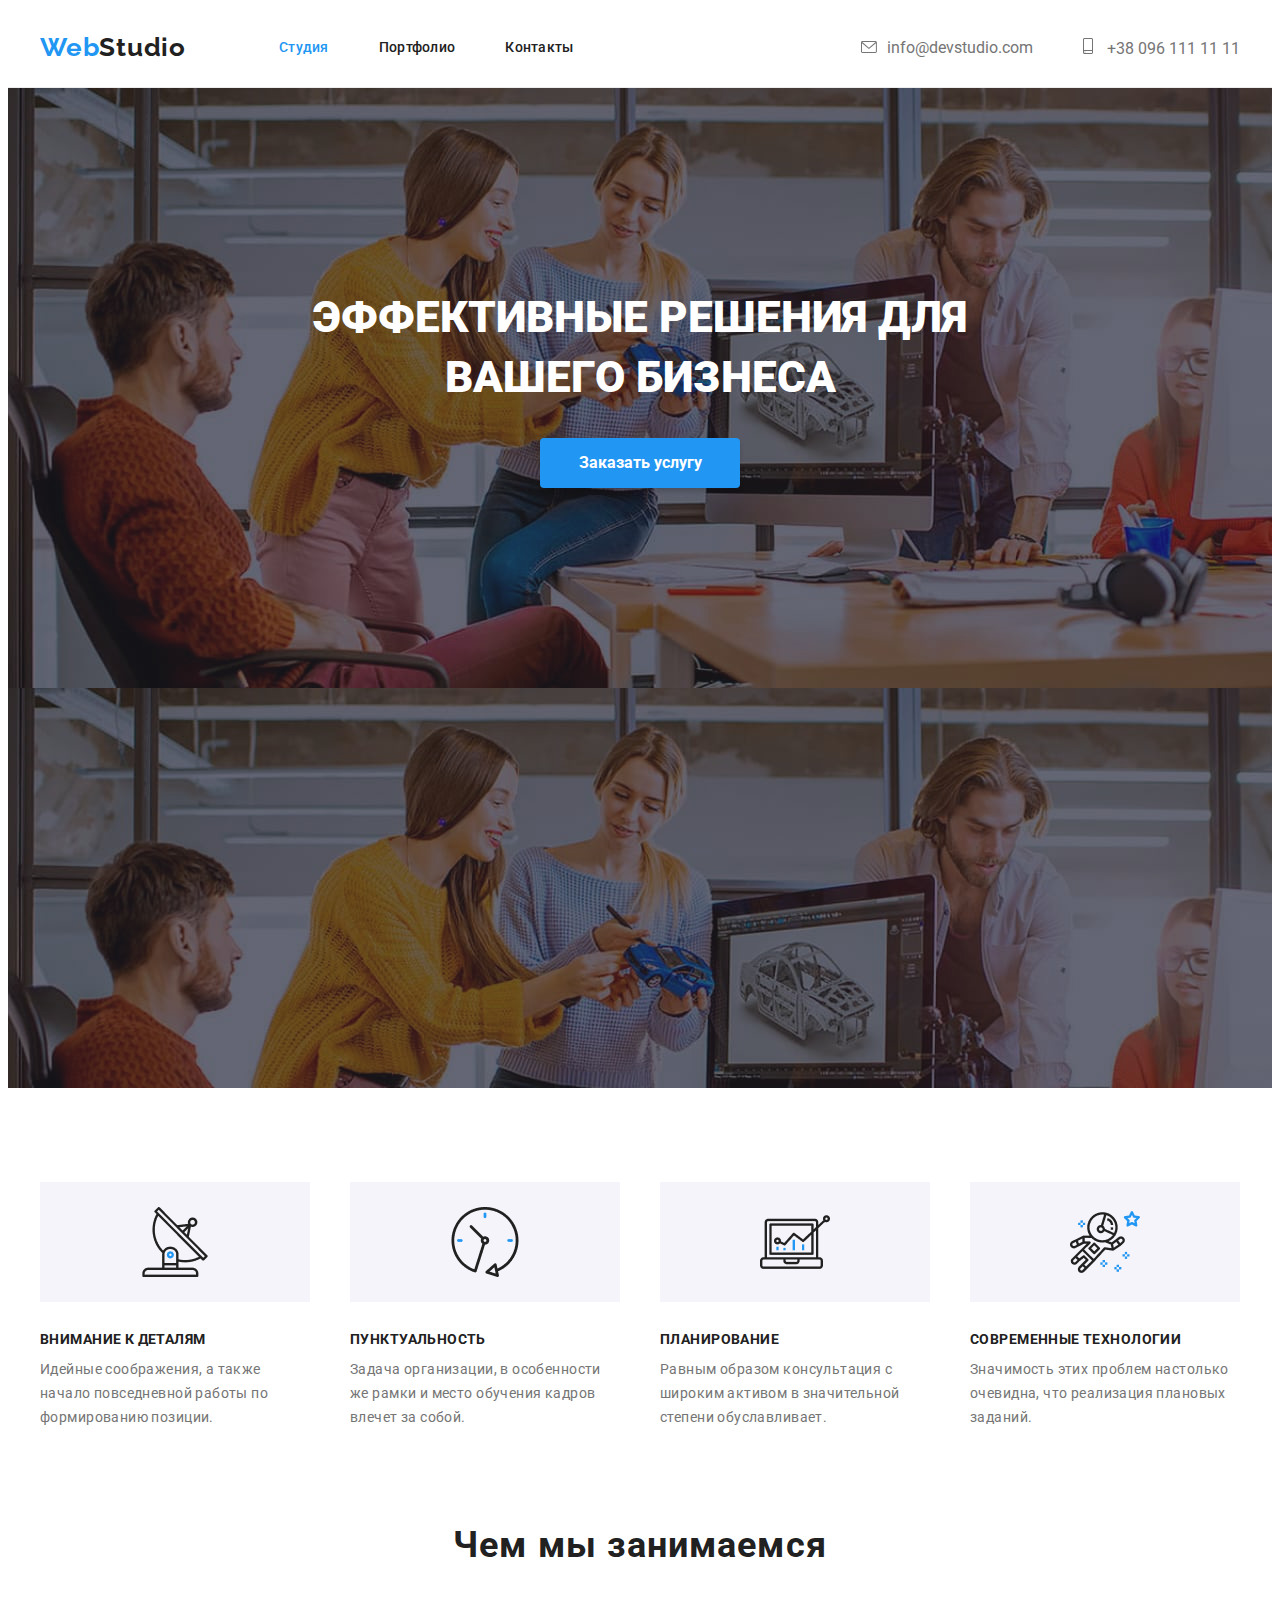
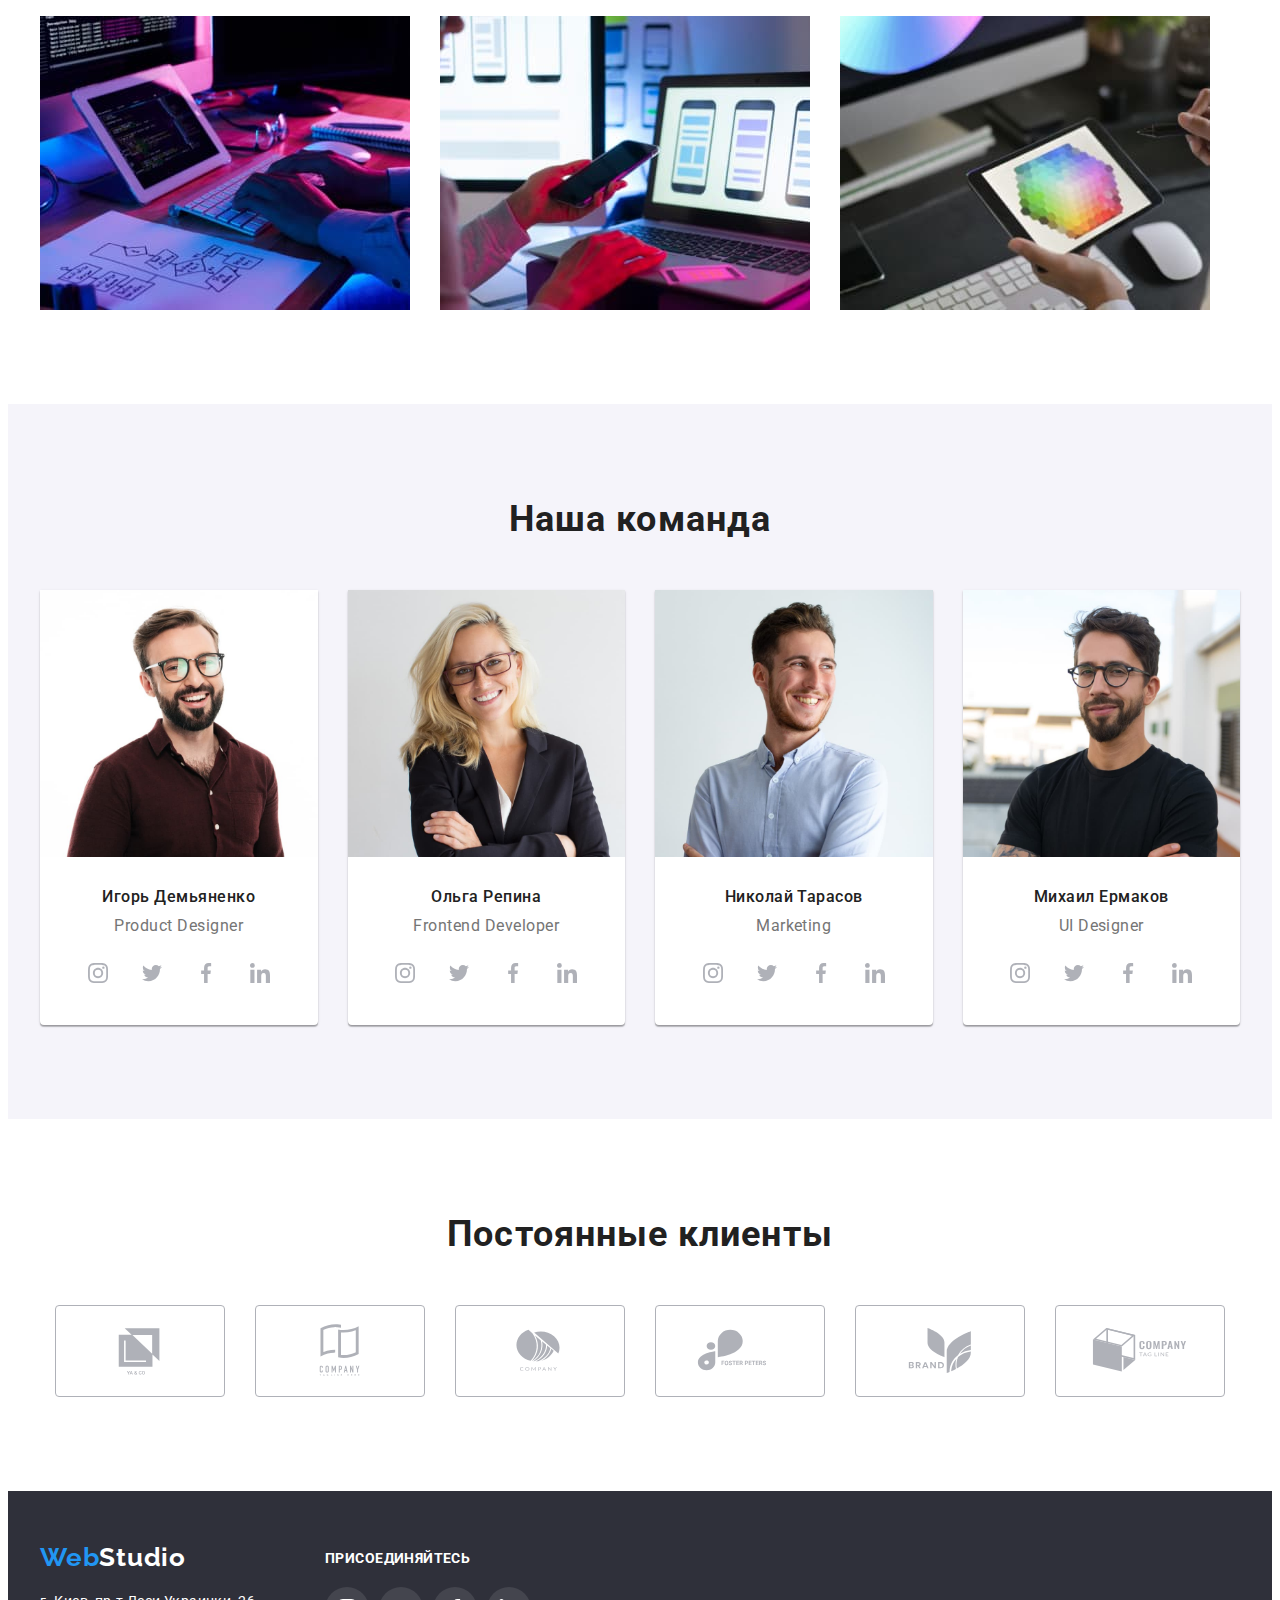
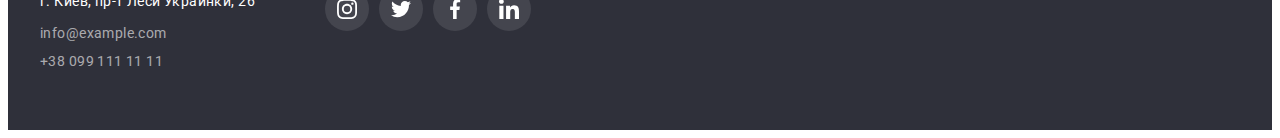
<file: index.html>
<!DOCTYPE html>
<html lang="ru">

<head>
    <meta charset="UTF-8">
    <meta http-equiv="X-UA-Compatible" content="IE=edge">
    <meta name="viewport" content="width=device-width, initial-scale=1.0">
    <title>WebStudio</title>
    <link rel="preconnect" href="https://fonts.googleapis.com">
    <link rel="preconnect" href="https://fonts.gstatic.com" crossorigin>
    <link href="https://fonts.googleapis.com/css2?family=Raleway:wght@700&family=Roboto:wght@400;500;700&display=swap"
        rel="stylesheet">
    <link rel="stylesheet" href="https://cdnjs.cloudflare.com/ajax/libs/modern-normalize/1.1.0/modern-normalize.min.css" integrity="sha512-wpPYUAdjBVSE4KJnH1VR1HeZfpl1ub8YT/NKx4PuQ5NmX2tKuGu6U/JRp5y+Y8XG2tV+wKQpNHVUX03MfMFn9Q==" crossorigin="anonymous" referrerpolicy="no-referrer" />
    <link rel="stylesheet" href="./css/styles.css">
</head>

<body>
<header class="header">
    <div class="container header-main-nav">
        <nav class="main-nav">
            <a href="./" lang="en" class="logo logo-header"><span>Web</span>Studio</a>
            <ul class="site-nav list">
                <li class="li"><a href="./" class="link current">Студия</a></li>
                <li class="li"><a href="./portfolio.html" >Портфолио</a></li>
                <li class="li"><a href="">Контакты</a></li>
            </ul>
        </nav>
        <ul class="site-contacts list">
            <li class="li "><a href="mailto:info@devstudio.com">
                <svg class="mail-icon">
                    <use href="./img/icon.svg#icon-envelope">
                    </use>
                </svg>info@devstudio.com</a></li>

            <li class="li site-contacts-phone"><a href="tel:+38096111111">
                <svg class="phone-icon">
                    <use href="./img/icon.svg#icon-smartphone"></use>
                </svg>
                +38 096 111 11 11</a></li>
        </ul>
    </div>
</header>
    <main>
        <section class="hero">
            <div class="main-hero container">
            <h1 class="hero-title">Эффективные решения для вашего бизнеса</h1>
            <button type="button" class="button">Заказать услугу</button>
            </div>
        </section>

        <section class="section benefits">
            <div class="container">
                <h2 class="visually-hidden">Наши преимущества</h2>
                <ul class="list-section list">
                    <li class="list-items antena">
                        <h3 class="section-title h">Внимание к деталям</h3>
                        <p class="text">Идейные соображения, а также начало повседневной работы по формированию позиции.</p>
                    </li>
                    <li class="list-items clock">
                        <h3 class="section-title h">Пунктуальность</h3>
                        <p class="text">Задача организации, в особенности же рамки и место обучения кадров влечет за собой.</p>
                    </li>
                    <li class="list-items diagram">
                        <h3 class="section-title h">Планирование</h3>
                        <p class="text">Равным образом консультация с широким активом в значительной степени обуславливает.</p>
                    </li>
                    <li class="list-items astronavt">
                        <h3 class="section-title h">Современные технологии</h3>
                        <p class="text">Значимость этих проблем настолько очевидна, что реализация плановых заданий.</p>
                    </li>
                                </ul>
            </div>
        </section>
        <section class="section">
            <div class="container">
                <h2 class="section-title-team">Чем мы занимаемся</h2>
                <ul class="list skills">
                    <li class="img-benefits">
                        <img src="./img/img.jpg" alt="programer-working" width="370px"/>
                    </li>
                    <li class="img-benefits">
                        <img src="./img/img1.jpg" alt="web-ui-designers-are-developing" width="370px">
                    </li>
                    <li class="img-benefits">
                        <img src="./img/img2.jpg" alt="creative-artist-web-design" width="370px"/>
                    </li>
                </ul>
            </div>            
        </section>
        <section class="section section-team">
           <div class="container">
                <h2 class="section-title-team">Наша команда</h2>
                <ul class="list team-list">
                    <li class="part-team">
                        <img src="./img/igor.jpg" alt="Игорь Демьяненко,Product Designer" width="270px" class="foto-team">
                        <h3 class="title">Игорь Демьяненко</h3>
                        <p class="text-team">Product Designer</p>
                       <ul class="team-soc-list list">
                           <li class="team-soc-item">
                               <a href="https://www.instagram.com/accounts/login/" class="team-soc-link">
                                    <svg class="team-soc-icon" width="20px" height="20px">
                                         <use href="./img/icon.svg#icon-instagram" >
                                        </use>
                                    </svg>
                               </a>
                           </li>
                            <li class="team-soc-item"> 
                                <a href="" class="team-soc-link">
                                    <svg class="team-soc-icon" width="20px" height="20px">
                                        <use href="./img/icon.svg#icon-twitter">
                                        </use>
                                    </svg>
                                </a>
                            </li class="team-soc-item">
                            <li class="team-soc-item">
                                <a href="" class="team-soc-link">
                                    <svg class="team-soc-icon" width="20px" height="20px">
                                        <use href="./img/icon.svg#icon-facebook">
                                        </use>
                                    </svg>
                                </a>
                            </li>
                            <li class="team-soc-item">
                                <a href="" class="team-soc-link">
                                    <svg class="team-soc-icon" width="20px" height="20px">
                                        <use href="./img/icon.svg#icon-linkedin">
                                        </use>
                                    </svg>
                                </a>
                            </li>
                       </ul>
                    </li>
                    <li class="part-team">
                        <img src="./img/olga.jpg" alt="Ольга Репина,Frontend Developer" width="270px" class="foto-team">
                        <h3 class="title">Ольга Репина</h3>
                        <p class="text-team">Frontend Developer</p>
                        <ul class="team-soc-list list">
                            <li class="team-soc-item">
                                <a href="" class="team-soc-link">
                                    <svg class="team-soc-icon" width="20px" height="20px">
                                        <use href="./img/icon.svg#icon-instagram">
                                        </use>
                                    </svg>
                                </a>
                            </li>
                            <li class="team-soc-item">
                                <a href="" class="team-soc-link">
                                    <svg class="team-soc-icon" width="20px" height="20px">
                                        <use href="./img/icon.svg#icon-twitter">
                                        </use>
                                    </svg>
                                </a>
                            </li class="team-soc-item">
                            <li class="team-soc-item">
                                <a href="" class="team-soc-link">
                                    <svg class="team-soc-icon" width="20px" height="20px">
                                        <use href="./img/icon.svg#icon-facebook">
                                        </use>
                                    </svg>
                                </a>
                            </li>
                            <li class="team-soc-item">
                                <a href="" class="team-soc-link">
                                    <svg class="team-soc-icon" width="20px" height="20px">
                                        <use href="./img/icon.svg#icon-linkedin">
                                        </use>
                                    </svg>
                                </a>
                            </li>
                        </ul>
                        </li>
                    <li class="part-team">
                        <img src="./img/nikolay.jpg" alt="Николай Тарасов,Marketing" width="270px" class="foto-team">
                        <h3 class="title">Николай Тарасов</h3>
                        <p class="text-team">Marketing</p>
                        <ul class="team-soc-list list">
                            <li class="team-soc-item">
                                <a href="" class="team-soc-link">
                                    <svg class="team-soc-icon" width="20px" height="20px">
                                        <use href="./img/icon.svg#icon-instagram">
                                        </use>
                                    </svg>
                                </a>
                            </li>
                            <li class="team-soc-item">
                                <a href="" class="team-soc-link">
                                    <svg class="team-soc-icon" width="20px" height="20px">
                                        <use href="./img/icon.svg#icon-twitter">
                                        </use>
                                    </svg>
                                </a>
                            </li class="team-soc-item">
                            <li class="team-soc-item">
                                <a href="" class="team-soc-link">
                                    <svg class="team-soc-icon" width="20px" height="20px">
                                        <use href="./img/icon.svg#icon-facebook">
                                        </use>
                                    </svg>
                                </a>
                            </li>
                            <li class="team-soc-item">
                                <a href="" class="team-soc-link">
                                    <svg class="team-soc-icon" width="20px" height="20px">
                                        <use href="./img/icon.svg#icon-linkedin">
                                        </use>
                                    </svg>
                                </a>
                            </li>
                            </ul>
                    </li>
                    <li class="part-team">
                        <img src="./img/mihail.jpg" alt="Михаил Ермаков,UI Designer" width="270px" class="foto-team">
                        <h3 class="title">Михаил Ермаков</h3>
                        <p class="text-team">UI Designer</p>
                        <ul class="team-soc-list list">
                            <li class="team-soc-item">
                                <a href="" class="team-soc-link">
                                    <svg class="team-soc-icon" width="20px" height="20px">
                                        <use href="./img/icon.svg#icon-instagram">
                                        </use>
                                    </svg>
                                </a>
                            </li>
                            <li class="team-soc-item">
                                <a href="https://twitter.com/" class="team-soc-link">
                                    <svg class="team-soc-icon" width="20px" height="20px">
                                        <use href="./img/icon.svg#icon-twitter">
                                        </use>
                                    </svg>
                                </a>
                            </li class="team-soc-item">
                            <li class="team-soc-item">
                                <a href="https://uk-ua.facebook.com/" class="team-soc-link">
                                    <svg class="team-soc-icon" width="20px" height="20px">
                                        <use href="./img/icon.svg#icon-facebook">
                                        </use>
                                    </svg>
                                </a>
                            </li>
                            <li class="team-soc-item">
                                <a href="https://ua.linkedin.com/" class="team-soc-link">
                                    <svg class="team-soc-icon" width="20px" height="20px">
                                        <use href="./img/icon.svg#icon-linkedin">
                                        </use>
                                    </svg>
                                </a>
                            </li>
                            </ul>
                    </li>
                </ul>
           </div>
        </section>
        <section class="section-team">
            <div class="container">
            <h2 class="section-title-team">Постоянные клиенты</h2>
            <ul class="logo-list list">
                <li class="logo-item">
                    <a href="" class="logo-item-link">
                        <svg class="logo-item-icon" width="106" height="60">
                            <use href="./img/icon.svg#icon-logo"></use>
                        </svg>
                    </a>
                </li>
                <li class="logo-item">
                    <a href="" class="logo-item-link">
                        <svg class="logo-item-icon" width="106" height="60">
                            <use href="./img/icon.svg#icon-logo1"></use>
                        </svg>
                    </a>
                </li>
                <li class="logo-item">
                    <a href="" class="logo-item-link">
                        <svg class="logo-item-icon" width="106" height="60">
                            <use href="./img/icon.svg#icon-logo2"></use>
                        </svg>
                    </a>
                </li>
                <li class="logo-item">
                    <a href="" class="logo-item-link">
                        <svg class="logo-item-icon" width="106" height="60">
                            <use href="./img/icon.svg#icon-logo3"></use>
                        </svg>
                    </a>
                </li>
                <li class="logo-item">
                    <a href="" class="logo-item-link">
                        <svg class="logo-item-icon" width="106" height="60">
                            <use href="./img/icon.svg#icon-logo4"></use>
                        </svg>
                    </a>
                </li>
                <li class="logo-item">
                    <a href="" class="logo-item-link">
                        <svg class="logo-item-icon" width="106" height="60">
                            <use href="./img/icon.svg#icon-logo5"></use>
                        </svg>
                    </a>
                </li>
            </ul>
        </div>
        </section>
    </main>

    <footer class="footer">
       <div class="container footer-item">
            <address class="adress-footer">
            <a href="./" lang="en" class="logo logo-footer"><span>Web</span>Studio</a>  
                <ul class="list list-addres">
                    <li class="address">
                        <p>г. Киев, пр-т Леси Украинки, 26</p>
                    </li>
                    <li class="address-mail">
                        <a href="mailto:info@example.com" class="list mail">info@example.com</a>
                    </li>
                    <li class="address-phone">
                        <a href="tel:+380991111111" class="list phone">+38 099 111 11 11</a>
                    </li>
                </ul>
            </address>
           <div>
           <h2 class="section-title footer-title">Присоединяйтесь</h2>   
            <ul class="team-soc-list list">
                <li class="team-soc-item">
                    <a href="https://www.instagram.com/accounts/login/" class="team-soc-link-footer">
                        <svg class="team-soc-icon-footer" width="20px" height="20px">
                            <use href="./img/icon.svg#icon-instagram">
                            </use>
                        </svg>
                    </a>
                </li>
                <li class="team-soc-item">
                    <a href="https://twitter.com/" class="team-soc-link-footer">
                        <svg class="team-soc-icon-footer" width="20px" height="20px">
                            <use href="./img/icon.svg#icon-twitter">
                            </use>
                        </svg>
                    </a>
                </li>
                <li class="team-soc-item">
                    <a href="https://uk-ua.facebook.com/" class="team-soc-link-footer">
                        <svg class="team-soc-icon-footer" width="20px" height="20px">
                            <use href="./img/icon.svg#icon-facebook">
                            </use>
                        </svg>
                    </a>
                </li>
                <li class="team-soc-item">
                    <a href="https://ua.linkedin.com/" class="team-soc-link-footer">
                        <svg class="team-soc-icon-footer" width="20px" height="20px">
                            <use href="./img/icon.svg#icon-linkedin">
                            </use>
                        </svg>
                    </a>
                </li>
            </ul>
            </div>
       </div>
    </footer>
</body>

</html>
</file>
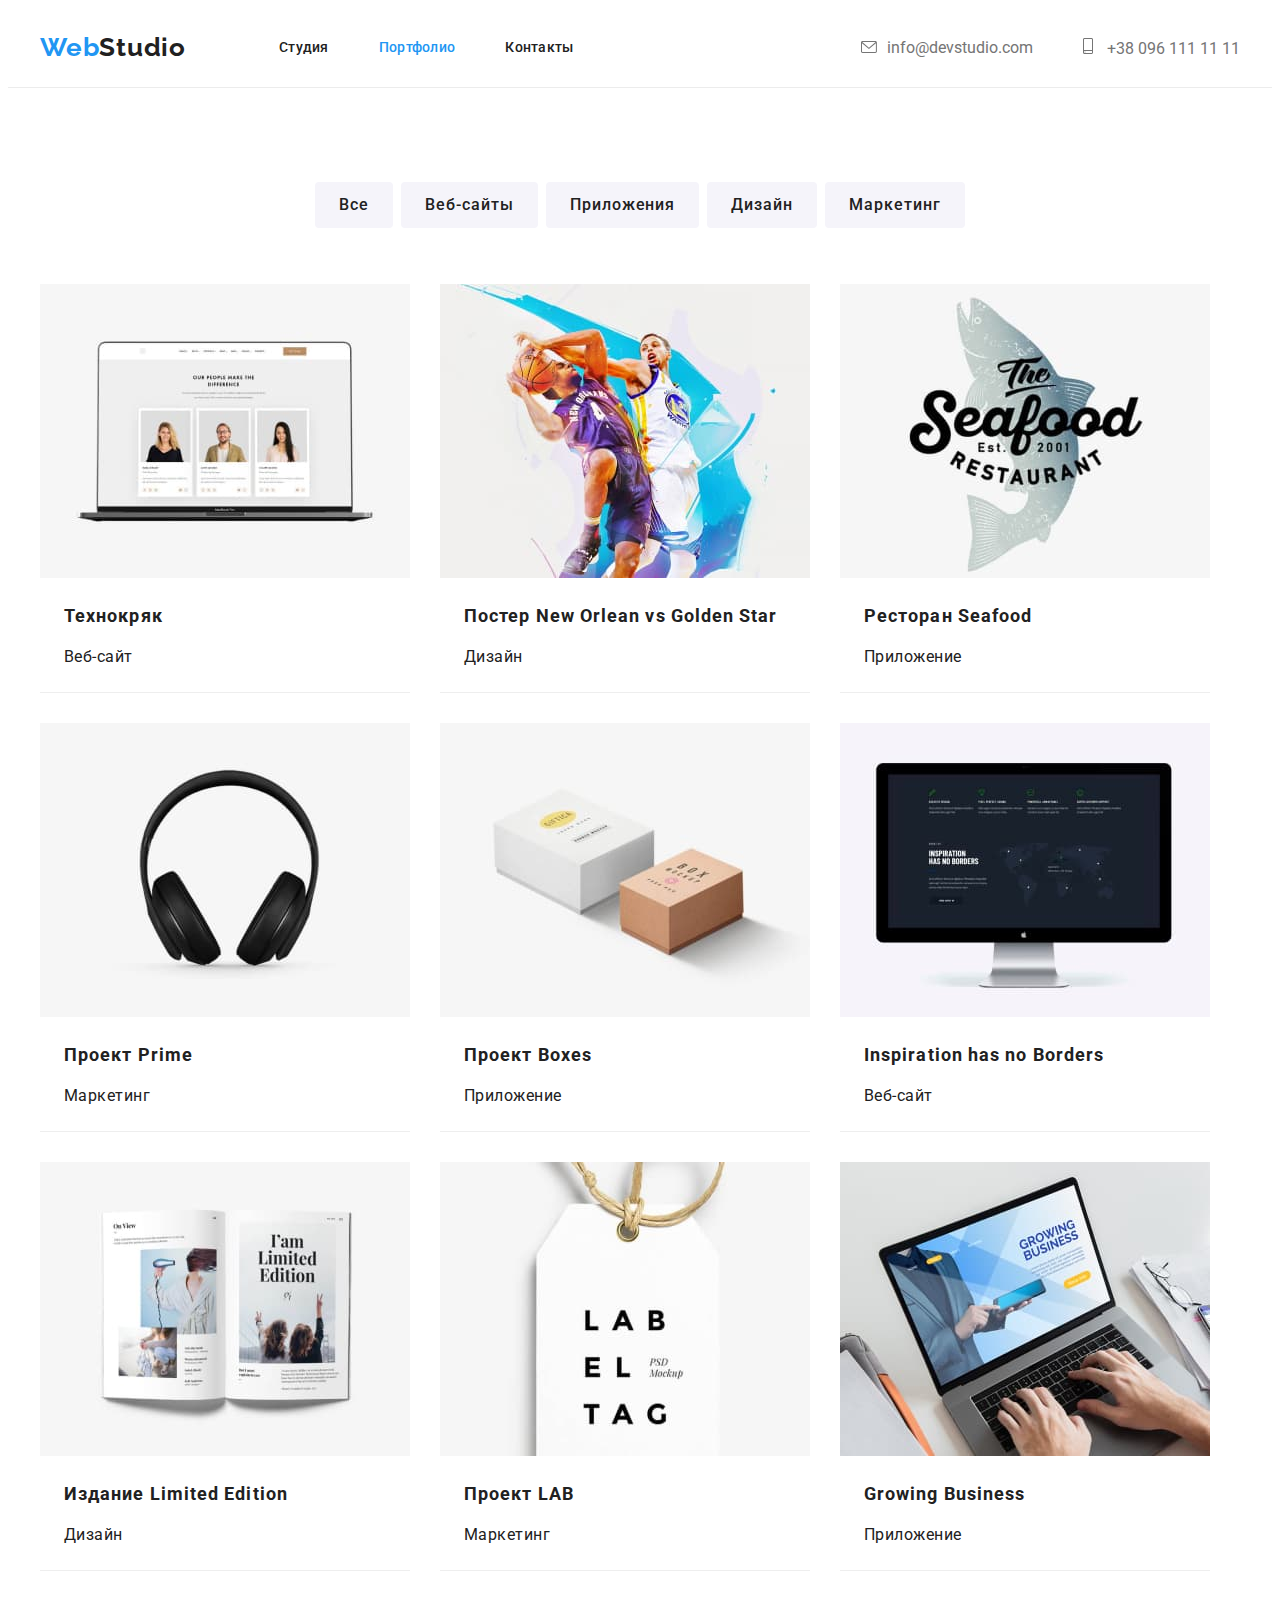
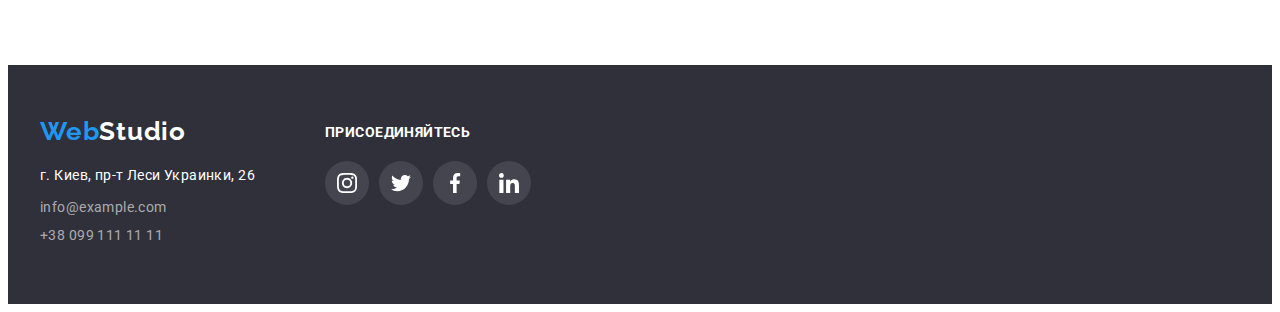
<file: portfolio.html>
<!DOCTYPE html>
<html lang="ru">

<head>
    <meta charset="UTF-8">
    <meta http-equiv="X-UA-Compatible" content="IE=edge">
    <meta name="viewport" content="width=device-width, initial-scale=1.0">
    <title>WebStudio</title>
    <link rel="preconnect" href="https://fonts.googleapis.com">
    <link rel="preconnect" href="https://fonts.gstatic.com" crossorigin>
    <link href="https://fonts.googleapis.com/css2?family=Raleway:wght@700&family=Roboto:wght@400;500;700&display=swap"
        rel="stylesheet">
    <link rel="stylesheet" href="https://cdnjs.cloudflare.com/ajax/libs/modern-normalize/1.1.0/modern-normalize.min.css"
        integrity="sha512-wpPYUAdjBVSE4KJnH1VR1HeZfpl1ub8YT/NKx4PuQ5NmX2tKuGu6U/JRp5y+Y8XG2tV+wKQpNHVUX03MfMFn9Q=="
        crossorigin="anonymous" referrerpolicy="no-referrer" />
    <link rel="stylesheet" href="./css/styles.css">
</head>
<body>
<header class="header">
    <div class="container header-main-nav">
        <nav class="main-nav">
            <a href="./" lang="en" class="logo logo-header"><span>Web</span>Studio</a>
            <ul class="site-nav list">
                <li class="li"><a href="./">Студия</a></li>
                <li class="li"><a href="./portfolio.html" class="link current">Портфолио</a></li>
                <li class="li"><a href="">Контакты</a></li>
            </ul>
        </nav>
        <ul class="site-contacts list">
            <li class="li "><a href="mailto:info@devstudio.com">
                    <svg class="mail-icon">
                        <use href="./img/icon.svg#icon-envelope">
                        </use>
                    </svg>info@devstudio.com</a></li>

            <li class="li site-contacts-phone"><a href="tel:+38096111111">
                    <svg class="phone-icon">
                        <use href="./img/icon.svg#icon-smartphone"></use>
                    </svg>
                    +38 096 111 11 11</a></li>
        </ul>
    </div>
</header>
    <main>
<section class="benefits">
    <div class="container">
<h1 class="visually-hidden">Наши работы</h1>
<ul class="list portfolio-list">
    <li class="button-portfolio-item"><button type="button" class="button-portfolio">Все</button></li>
    <li class="button-portfolio-item"><button type="button" class="button-portfolio">Веб-сайты</button></li>
    <li class="button-portfolio-item"><button type="button" class="button-portfolio">Приложения</button></li>
    <li class="button-portfolio-item"><button type="button" class="button-portfolio">Дизайн</button></li>
    <li class="button-portfolio-item"><button type="button" class="button-portfolio">Маркетинг</button></li>
</ul>
<ul class="list examples">
    <li class="item">
        <a href="" class="item-link list">
        <img src="./img/tehnokryak.jpg" alt="site-first-page" width="370px" height="294px" class="example">
        <div class="discription-examples">
<h2 class="title-portfolio">Технокряк</h2>
<p class="item-description">Веб-сайт</p>
        </div> 
        </a>
            </li>
    <li class="item">
        <a href="" class="item-link list">
        <img src="./img/poster.jpg" alt="basketball" width="370px" height="294px" class="example">
       <div class="discription-examples">
           <h2 class="title-portfolio">Постер New Orlean vs Golden Star</h2>
           <p class="item-description">Дизайн</p>
        </div>
        </a>
    </li>
    <li class="item">
        <a href="" class="item-link list">
        <img src="./img/seafood.jpg" alt="logo" width="370px" height="294px" class="example">
        <div class="discription-examples"><h2 class="title-portfolio">Ресторан Seafood</h2>
        <p class="item-description">Приложение</p>
        </div>
        </a>
    </li>
    <li class="item">
        <a href="" class="item-link list">
        <img src="./img/prime.jpg" alt="headphones" width="370px" height="294px" class="example">
    <div class="discription-examples">
        <h2 class="title-portfolio">Проект Prime</h2>
        <p class="item-description">Маркетинг</p>
    </div>
        </a>
    </li>
    <li class="item">
        <a href="" class="item-link list">
        <img src="./img/twoboxes.jpg" alt="twoboxes" width="370px" height="294px" class="example">
        <div class="discription-examples">
            <h2 class="title-portfolio">Проект Boxes</h2>
            <p class="item-description">Приложение</p>
        </div>
        </a>
    </li>
    <li class="item">
        <a href="" class="item-link list">
        <img src="./img/inspiration.jpg" alt="site-page" width="370px" height="294px" class="example">
        <div class="discription-examples">
            <h2 class="title-portfolio">Inspiration has no Borders</h2>
            <p class="item-description">Веб-сайт</p>
        </div>
        </a>
    </li>
    <li class="item">
        <a href="" class="item-link list">
        <img src="./img/journal.jpg" alt="openjournal" width="370px" height="294px" class="example">
        <div class="discription-examples">
            <h2 class="title-portfolio">Издание Limited Edition</h2>
            <p class="item-description">Дизайн</p>
        </div>
        </a>
    </li>
    <li class="item">
        <a href="" class="item-link list">
        <img src="./img/labeltag.jpg" alt="logolabeltag" width="370px" height="294px" class="example">
        <div class="discription-examples">
            <h2 class="title-portfolio">Проект LAB</h2>
            <p class="item-description">Маркетинг</p>
        </div>
        </a>
    </li>
    <li class="item">
        <a href="" class="item-link list">
        <img src="./img/growingbussines.jpg" alt="laptoponthetabel" width="370px" height="294px" class="example">
        <div class="discription-examples">
            <h2 class="title-portfolio">Growing Business</h2>
            <p class="item-description">Приложение</p>
        </div>
        </a>
    </li>
</ul>
            </div>
    </section>

</main>
<footer class="footer">
    <div class="container footer-item">
        <address class="adress-footer">
            <a href="./" lang="en" class="logo logo-footer"><span>Web</span>Studio</a>
            <ul class="list list-addres">
                <li class="address">
                    <p>г. Киев, пр-т Леси Украинки, 26</p>
                </li>
                <li class="address-mail">
                    <a href="mailto:info@example.com" class="list mail">info@example.com</a>
                </li>
                <li class="address-phone">
                    <a href="tel:+380991111111" class="list phone">+38 099 111 11 11</a>
                </li>
            </ul>
        </address>
        <div>
            <h2 class="section-title footer-title">Присоединяйтесь</h2>
            <ul class="team-soc-list list">
                <li class="team-soc-item">
                    <a href="https://www.instagram.com/accounts/login/" class="team-soc-link-footer">
                        <svg class="team-soc-icon-footer" width="20px" height="20px">
                            <use href="./img/icon.svg#icon-instagram">
                            </use>
                        </svg>
                    </a>
                </li>
                <li class="team-soc-item">
                    <a href="" class="team-soc-link-footer">
                        <svg class="team-soc-icon-footer" width="20px" height="20px">
                            <use href="./img/icon.svg#icon-twitter">
                            </use>
                        </svg>
                    </a>
                </li>
                <li class="team-soc-item">
                    <a href="" class="team-soc-link-footer">
                        <svg class="team-soc-icon-footer" width="20px" height="20px">
                            <use href="./img/icon.svg#icon-facebook">
                            </use>
                        </svg>
                    </a>
                </li>
                <li class="team-soc-item">
                    <a href="" class="team-soc-link-footer">
                        <svg class="team-soc-icon-footer" width="20px" height="20px">
                            <use href="./img/icon.svg#icon-linkedin">
                            </use>
                        </svg>
                    </a>
                </li>
            </ul>
        </div>
    </div>
</footer>
</body>
</file>
<file: css/styles.css>
/*цвет основного текста #212121*/
/*цвет вторичного текста #757575*/
/* специальный цвет #FFFFFF*/
/*акцент #2196F3*/
/*фон херо и футер #2F303A */
/*фон хедер*/

html{
    box-sizing: border-box;
        }

:root{--prymary-text-color: #212121;
--secondary-text-color: #757575;
--akcent-text-color: #2196F3;
--main: #ffffff;
--bgc-secondary: #2F303A;
--portfolio-button-bgc: #F5F4FA;}

.list {
    list-style: none;
    text-decoration: none;
}


body { background-color: var(--bgc-main);
    color: var(--prymary-text-color);
    font-family: 'Roboto';
}

h1,
h2,
h3,
p,
ul { margin: 0;
padding: 0;}

.container {
    /* outline: 1px solid tomato; */
width: 1200px;
padding-left: 15px;
padding-right: 15px;
margin-left: auto;
margin-right: auto;
}
.container .examples{
    padding-left: 0;
    padding-right: 0;
}



/* ------------------------------------------------------Header------------------------------------------------*/
.header {
    max-width: 1600px;
    border-bottom-width: 1px;   
    border-bottom-style: solid;
    border-bottom-color: #ECECEC;
    margin-left: auto;
    margin-right: auto;}

.main-nav {display: flex;
    align-items: center;
    padding-top: 24px;
    padding-bottom: 25px;
 }

.logo {
    color: var(--prymary-text-color);

    font-family: 'Raleway';
    font-style: normal;
    font-weight: 700;
    font-size: 26px;
    line-height: 1,19;
    letter-spacing: 0.03em;
    text-decoration:none;
}
.logo-header {margin-right: 93px;}

.logo>span {    
    color: var(--akcent-text-color);
}

.site-nav, .site-contacts {
    display: flex;
}

.site-nav .li:not(:last-child),
 .site-contacts .li:not(:last-child){
    margin-right: 50px;
}

.site-contacts {margin-left: auto;
justify-content: center}


.site-nav a {
    display: block;
    color: var(--prymary-text-color);
    font-weight: 500;
    font-size: 14px;
    line-height: 1.33;
    letter-spacing: 0.02em;
    text-decoration:none;
}
.site-contacts a {color: var(--secondary-text-color);
    text-decoration:none;
}


.site-nav a:hover,
.site-nav a:focus {
    color: var(--akcent-text-color);
}
.site-contacts a:hover,
.site-contacts a:focus
{
    color: var(--akcent-text-color);
}

.link.current {
    color: var(--akcent-text-color);}
    
.header-main-nav {
        display: flex;
        justify-content: space-between;
        align-items: center;
    }
.mail-icon{
    width: 16px;
    height: 12px;
    margin-right: 10px;
    fill: #757575;
    cursor: pointer;

}
/* .mail-icon:hover {
    fill:var(--akcent-text-color) } */

.phone-icon {
    width: 10px;
    height: 16px;
    margin-right: 10px;
    fill: #757575;
    cursor: pointer;

}


.site-contacts a:hover .mail-icon,
.site-contacts a:focus .mail-icon {
    fill: #2196F3;
}

.site-contacts a:hover .phone-icon, 
.site-contacts a:focus .phone-icon {
    fill: #2196F3;
}
/* -------------------------------- hero main------------------------------------- */

.hero {
    max-width: 1600px;
    height: 600px;
    padding-top: 200px;
    padding-bottom: 200px;
    margin-left: auto;
    margin-right: auto;
    color: var(--main);
    text-align: center;
    background-image: linear-gradient(to bottom,
    rgba(47, 48, 58, 0.4),
    rgba(47, 48, 58, 0.4)), 
     url(../img/hero.jpg);
    background-color: rgba(47, 48, 58, 0.4);
}

.main-hero
.hero-title {
    max-width: 696px;
    margin-bottom: 30px;
    margin-left: auto;
    margin-right: auto;

    font-weight: 900;
    font-size: 44px;
    line-height: 1.36;
    text-transform: uppercase;
    
}

.button {
    width: 200px;
    padding: 10px 32px;
    color: var(--main);
    background-color: var(--akcent-text-color);
    font-family: 'Roboto';
    font-style: normal;
    font-weight: 700;
    font-size: 16px;
    line-height: 1.88;
    cursor: pointer;
    border-radius: 4px;
    border: 0px;
    box-shadow: 0px 4px 4px rgba(0, 0, 0, 0.15);

    }

/* -----------------------------section-------------------------------- */
.visually-hidden {
    position: absolute;
    white-space: nowrap;
    width: 1px;
    height: 1px;
    overflow: hidden;
    border: 0;
    padding: 0;
    clip: rect(0 0 0 0);
    clip-path: inset(50%);
    margin: -1px;
}

.section {
    color: var(--prymary-text-color);
    background-color: #ffffff;
    padding-bottom: 94px;
}
.section.section-team{
    background-color:#F5F4FA;
}

.benefits {
    padding-bottom: 94px;
    padding-top: 94px
}

.section .text {
    
    font-weight: 400;
    font-size: 14px;
    line-height: 1.71;
    letter-spacing: 0.03em;
    color: var(--secondary-text-color);}

.section-title {
   
    font-weight: 700;
    font-size: 14px;
    line-height: 1.14;  
    letter-spacing: 0.03em;
    
}

.h{text-transform: uppercase;
margin-bottom: 10px;} 

.skills {display: flex;
} 

.list-items::before {
    margin-bottom: 30px;
    content: " ";
    display: block;
    height: 120px;
    background-color: #F5F4FA;
    
}
.antena::before{
    background-image: url(../img/antenna.png);
    background-repeat: no-repeat;
    background-position: center;

}

.clock::before {
    background-image: url(../img/clock.png);
    background-repeat: no-repeat;
    background-position: center;
}

.diagram::before{
    background-image: url(../img/diagram.png);
    background-repeat: no-repeat;
    background-position: center;
}

.astronavt::before {
    background-image: url(../img/astronaut.png);
    background-repeat: no-repeat;
    background-position: center;
}

img{
    display:block;
    height:auto;
    width:100%;
}
.part-team {
padding-bottom: 30px;
background-color: #ffffff;
box-shadow: 0px 1px 3px rgba(0, 0, 0, 0.12),
0px 1px 1px rgba(0, 0, 0, 0.14),
0px 2px 1px rgba(0, 0, 0, 0.2);
border-radius: 0px 0px 4px 4px;}

.img-benefits:not(:last-child),
.part-team:not(:last-child) {
    margin-right: 30px;}

.list-section {
    display: flex;
    flex-wrap: wrap;
    justify-content: space-between;
}

.list-items {
    width: 270px;
}
.icon-antenna{
    display: inline-flex;
    outline: 1px solid tomato;
    height: 120px;
    background: #F5F4FA;
    border-radius: 4px;
    background-position: center;
}



/* .list-items:nth-child(4n) */

.section-title-team {
    margin-bottom: 50px;
    font-weight: 700;
    font-size: 36px;
    line-height: 42px;
    text-align: center;
    letter-spacing: 0.03em;}

.section-team {padding-top: 94px;
padding-bottom: 94px;}

.team-list {
    display: flex;
}

.title{
    margin-bottom: 10px;
    font-weight: 500;
    font-size: 16px;
    line-height: 1.19;
    text-align: center;
    letter-spacing: 0.03em;}

.text-team {
    margin-bottom: 16px;
    font-weight: 400;
    font-size: 16px;
    line-height: 19px;
    text-align: center;
    letter-spacing: 0.03em;
    color: var(--secondary-text-color);
    }

.foto-team {margin-bottom: 30px;}

.team-soc-list {
            display: flex;
            justify-content: center;
}
.team-soc-item + .team-soc-item {
    margin-left: 10px;}

 .team-soc-link{
    width: 44px;
    height: 44px;
    border-radius: 50%;
    display: flex;
    justify-content: center;
    align-items: center;
 } 
.team-soc-icon{
        fill: #AFB1B8;
}

.team-soc-link:hover, 
.team-soc-link:focus,
.team-soc-link-footer:hover,
.team-soc-link-footer:focus{
    background-color: #2196F3;
}
.team-soc-link:hover .team-soc-icon,
 .team-soc-link:focus .team-soc-icon{
    fill: #ffffff;
}

/* --------------------partners-logo------------------------- */

.logo-list {
    display: flex;
    justify-content: center;
}

.logo-item-link {
    width: 168px;
    height: 90px;
    border: 1px solid #AFB1B8;
    border-radius: 4px;
    display: flex;
    justify-content: center;
    align-items: center;
}

.logo-item + .logo-item {margin-left: 30px;}    

.logo-item-icon {
    fill: #AFB1B8;
}

.logo-item-link:hover,
.logo-item-link:focus{
border: 1px solid #2196F3;
}

.logo-item-link:hover .logo-item-icon, 
.logo-item-link:focus .logo-item-icon 
{
fill: #2196F3;
}
/*---------------------------------footer------------------------------- */
footer {
    background-color: var(--bgc-secondary);}

.address > p {
    font-weight: 400;
    font-size: 14px;
    line-height: 1.71;
    letter-spacing: 0.03em;
    color: var(--main);}

address a {
    font-weight: 400;
    font-size: 14px;
    line-height: 1.71px;
    letter-spacing: 0.03em;
    color: rgba(255, 255, 255, 0.6);}

footer .logo {
    color: var(--main);}

.list .mail:hover,
.list .phone:hover{
    color:#2196F3;
}
.footer {max-width: 1600px;
    padding-top: 60px;
padding-bottom: 60px;
margin-left: auto;
margin-right: auto;}

.list-addres{ 
    margin-top: 20px; }

.address, .address-mail {margin-bottom: 9px;}

.list-addres {font-style: normal;}

.footer-title{
    text-transform: uppercase;
    color: #ffffff;
    margin-bottom: 20px;
}
.footer-item {display: flex;}

.address {margin-right: 70px;
 
}

.team-soc-icon-footer {
    fill: #ffffff;
}
.team-soc-link-footer {
    width: 44px;
    height: 44px;
    border-radius: 50%;
    display: flex;
    justify-content: center;
    align-items: center;
    background: rgba(255, 255, 255, 0.1);
}

/* ----------------portfolio-------------------- */
/* ---------------------------------------buttons------------------------------- */
.button-portfolio {
    font-family: 'Roboto';
    font-style: normal;
    font-weight: 500;
    font-size: 16px;
    line-height: 1.88;
    display: flex;
    align-items: center;
    text-align: center;
    letter-spacing: 0.06em;
    color: var(--prymary-text-color);
    background-color: var(--portfolio-button-bgc);
    cursor: pointer;
    padding: 6px 22px;
    border-color: transparent;
    border-radius: 4px;
    ;
}

.button-portfolio:hover, .button-portfolio:focus {
    background-color: var(--akcent-text-color);
    color: var(--main);}
.button-portfolio:hover{
    box-shadow: 0px 3px 1px rgba(0, 0, 0, 0.1),
    0px 1px 2px rgba(0, 0, 0, 0.08),
    0px 2px 2px rgba(0, 0, 0, 0.12);
}

.portfolio-list{display: flex;
    justify-content: center;
    margin-bottom: 56px; }



/* -----------------------------section наши работы---------------------- */

.title-portfolio{
    margin-bottom: 8px;
    font-weight: 700;
    font-size: 18px;
    line-height: 2;
    letter-spacing: 0.06em;
    color: var(--prymary-text-color)
}

.item-description {
    font-weight: 400;
    font-size: 16px;
    line-height: 1.88;
    letter-spacing: 0.03em;
    color: #212121;
    /* margin-bottom: 20px; */
}
.item:hover {
box-shadow: 0px 1px 1px rgba(0, 0, 0, 0.12),
0px 4px 4px rgba(0, 0, 0, 0.06),
1px 4px 6px rgba(0, 0, 0, 0.16);}


.button-portfolio-item:not(:last-child) {margin-right: 8px;}

.examples {
    display: flex;
    flex-wrap: wrap;
    
}


.item {
    width: 370px;
    margin-right: 30px;
    margin-bottom: 30px;
    border-bottom: 1px solid #EEEEEE;}

.item:nth-child(3n)
{   margin-right: 0px;}   

.item:nth-last-child(-n+3) {
    margin-bottom: 0px;
}


.discription-examples{
    padding-top: 20px;
    padding-left: 24px;
    padding-right: 24px; 
    padding-bottom: 20px;   
   
}
</file>
